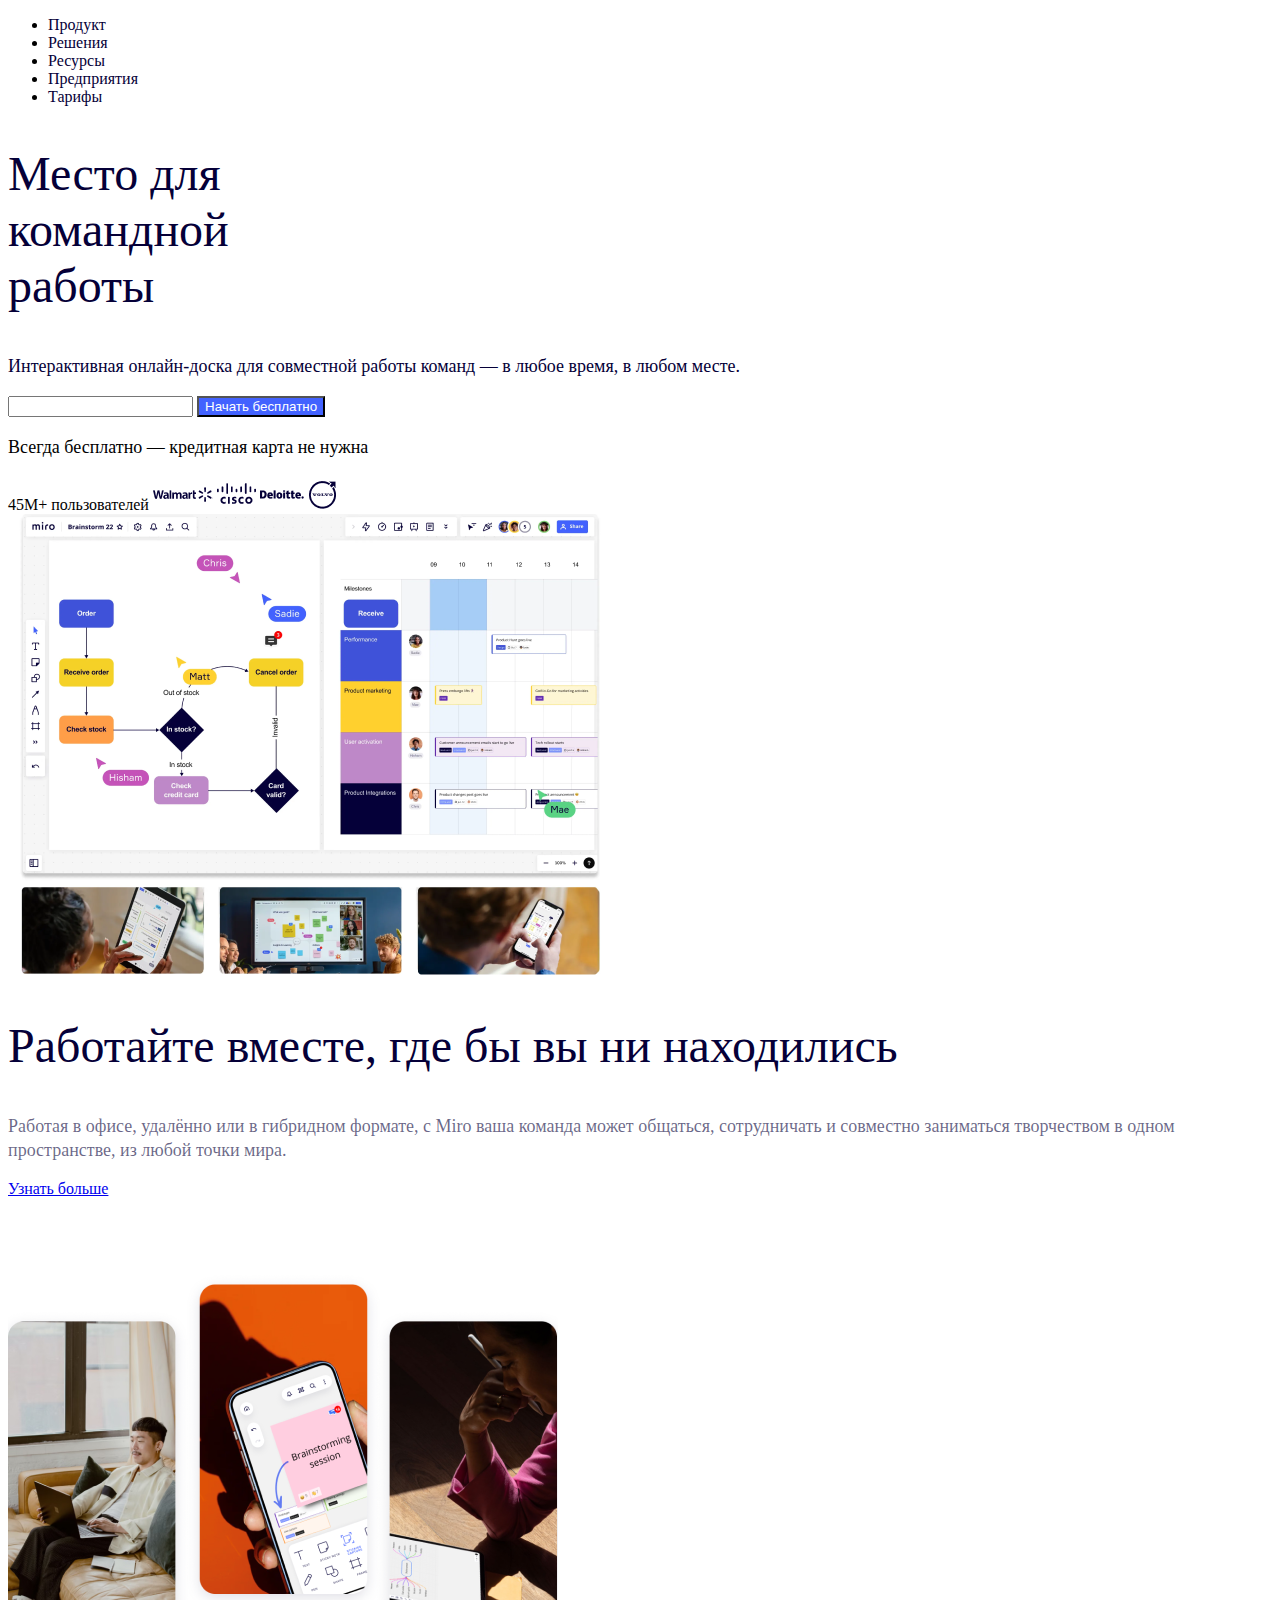
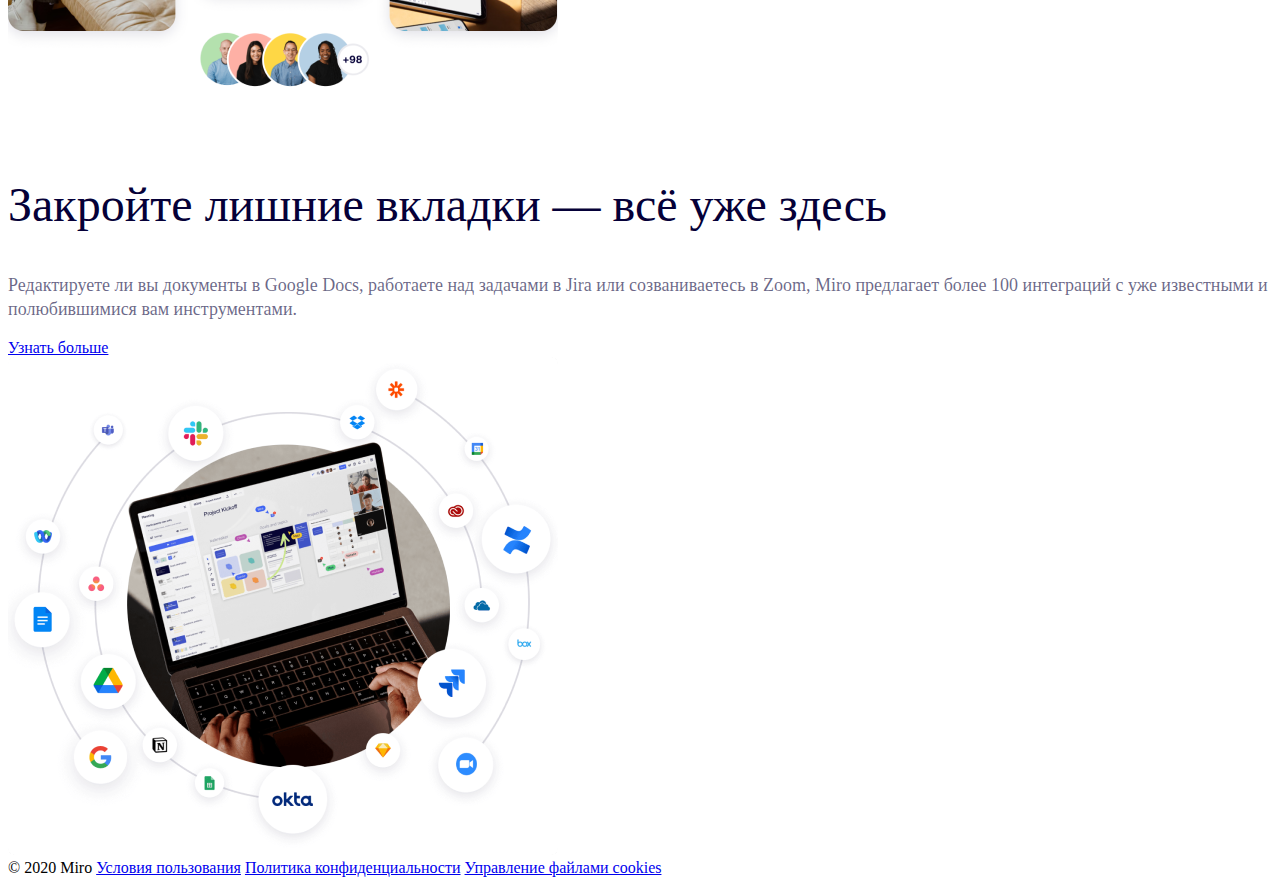
<file: 1 - Miro/index.html>
<!DOCTYPE html>
<html lang="en">

<head>
    <meta charset="UTF-8">
    <meta name="viewport" content="width=device-width, initial-scale=1.0">
    <title>Miro</title>
    <link rel="stylesheet" href="styles/style.css">
</head>

<body>
    <header>
        <nav>
            <ul>
                <li><a href="#">Продукт</a></li>
                <li><a href="#">Решения</a></li>
                <li><a href="#">Ресурсы</a></li>
                <li><a href="#">Предприятия</a></li>
                <li><a href="#">Тарифы</a></li>
            </ul>
        </nav>
    </header>
    <main>
        <section class="section">
            <div>
                <h2>Место для <br>командной <br>работы</h2>
                <p class="heroText">Интерактивная онлайн-доска для совместной работы команд — в любое время, в любом
                    месте.
                </p>
                <form action="/register" class="heroForm">
                    <input type="text">
                    <input type="submit" value="Начать бесплатно" class="heroButton">
                </form>
                <p>Всегда бесплатно — кредитная карта не нужна</p>
                <div class="heroIcons">
                    45M+ пользователей
                    <img src="images/walmart.png" alt="walmart">
                    <img src="images/cisco.png" alt="cisco">
                    <img src="images/deloitte.png" alt="deloitte">
                    <img src="images/volvo.png" alt="volvo">
                </div>
            </div>
            <div>
                <img src="images/hero.png" alt="Изображение экрана Miro">
            </div>
        </section>
        <section class="section">
            <div>
                <h2>Работайте вместе, где бы вы ни находились</h2>
                <p class="sectionText">Работая в офисе, удалённо или в гибридном формате, с Miro ваша команда может
                    общаться, сотрудничать и
                    совместно заниматься творчеством в одном пространстве, из любой точки мира.</p>
                <a href="#">Узнать больше</a>
            </div>
            <div>
                <img src="images/1.png" alt="Изображение Miro с мобильного устройства">
            </div>
        </section>
        <section class="section reverse">
            <div>
                <h2>Закройте лишние вкладки — всё уже здесь</h2>
                <p class="sectionText">Редактируете ли вы документы в Google Docs, работаете над задачами в Jira или
                    созваниваетесь в Zoom, Miro
                    предлагает
                    более 100 интеграций с уже известными и полюбившимися вам инструментами.</p>
                <a href="#">Узнать больше</a>
            </div>
            <div>
                <img src="images/2.png" alt="Сервисы вокруг Miro">
            </div>
        </section>
    </main>
    <footer>
        <div class="footerElements">
            &#169; 2020 Miro
            <a href="#">Условия пользования</a>
            <a href="#">Политика конфиденциальности</a>
            <a href="#">Управление файлами cookies</a>
        </div>
    </footer>
</body>

</html>
</file>
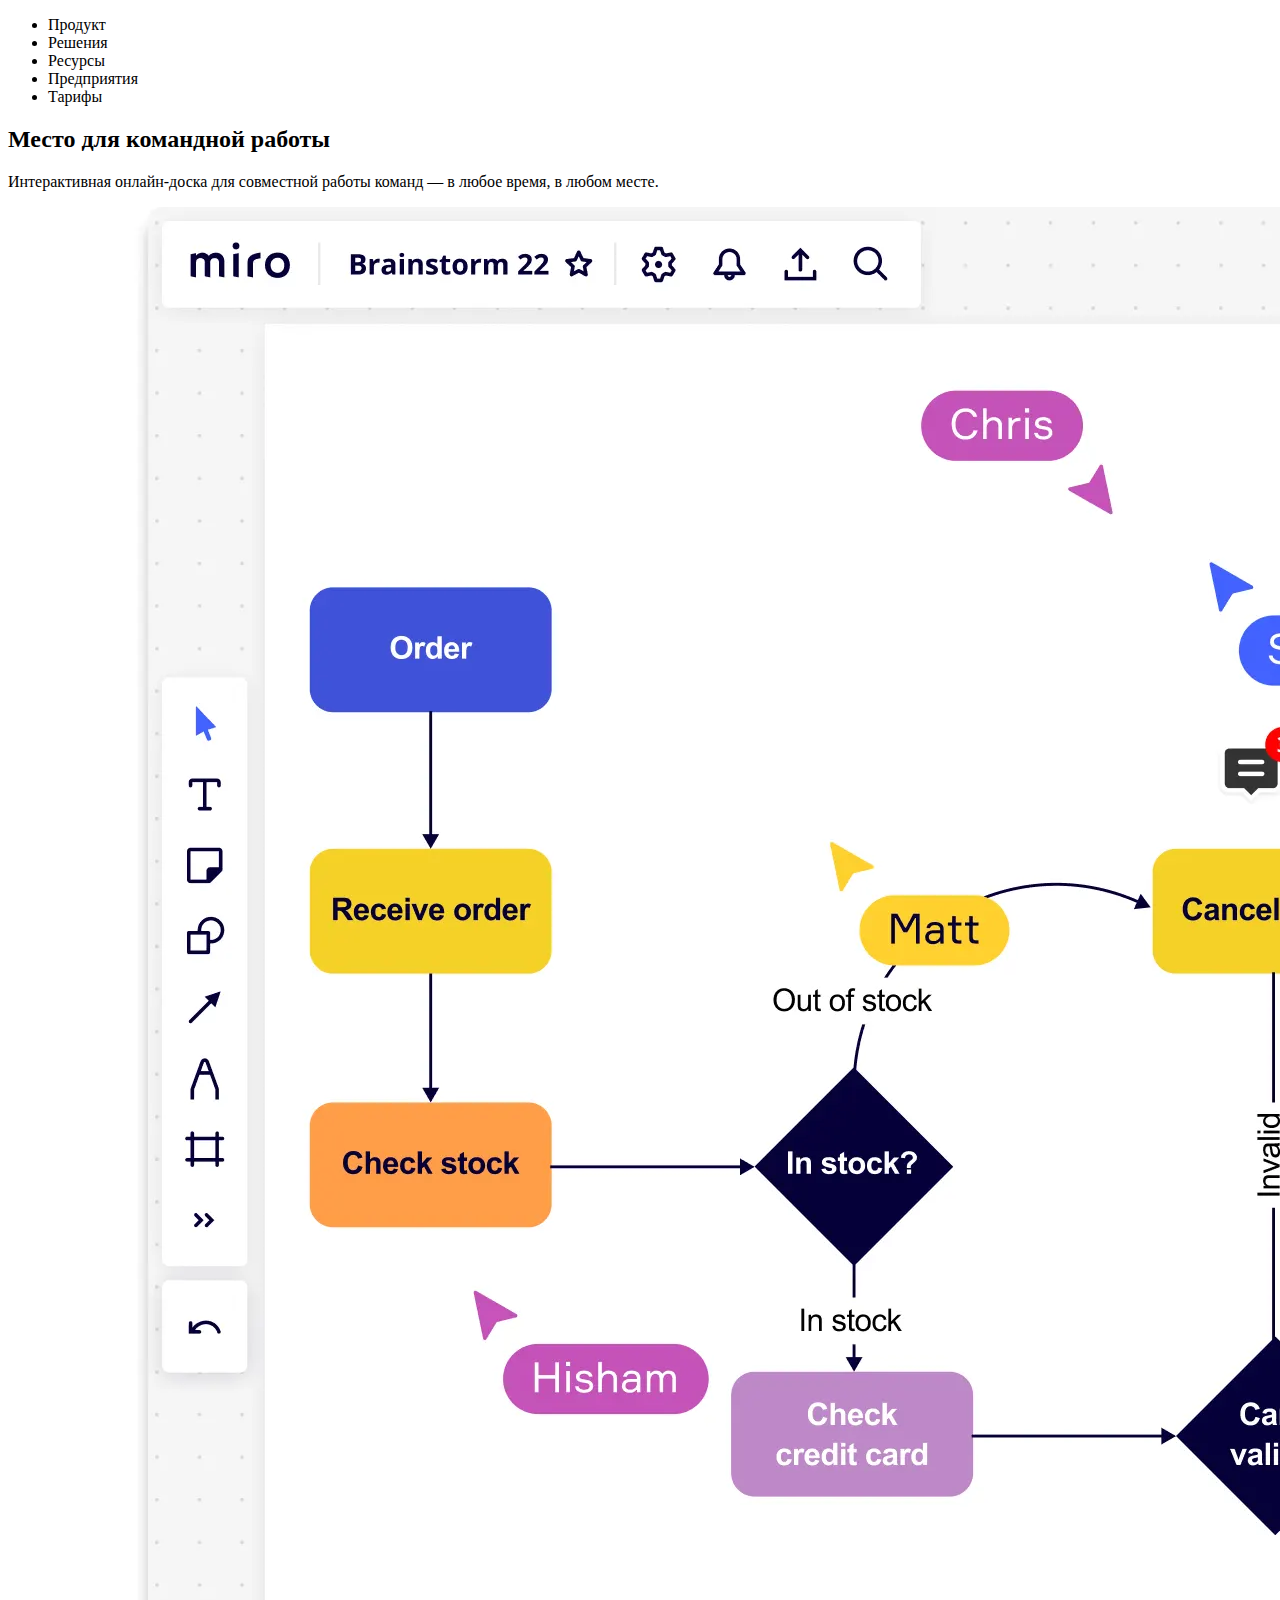
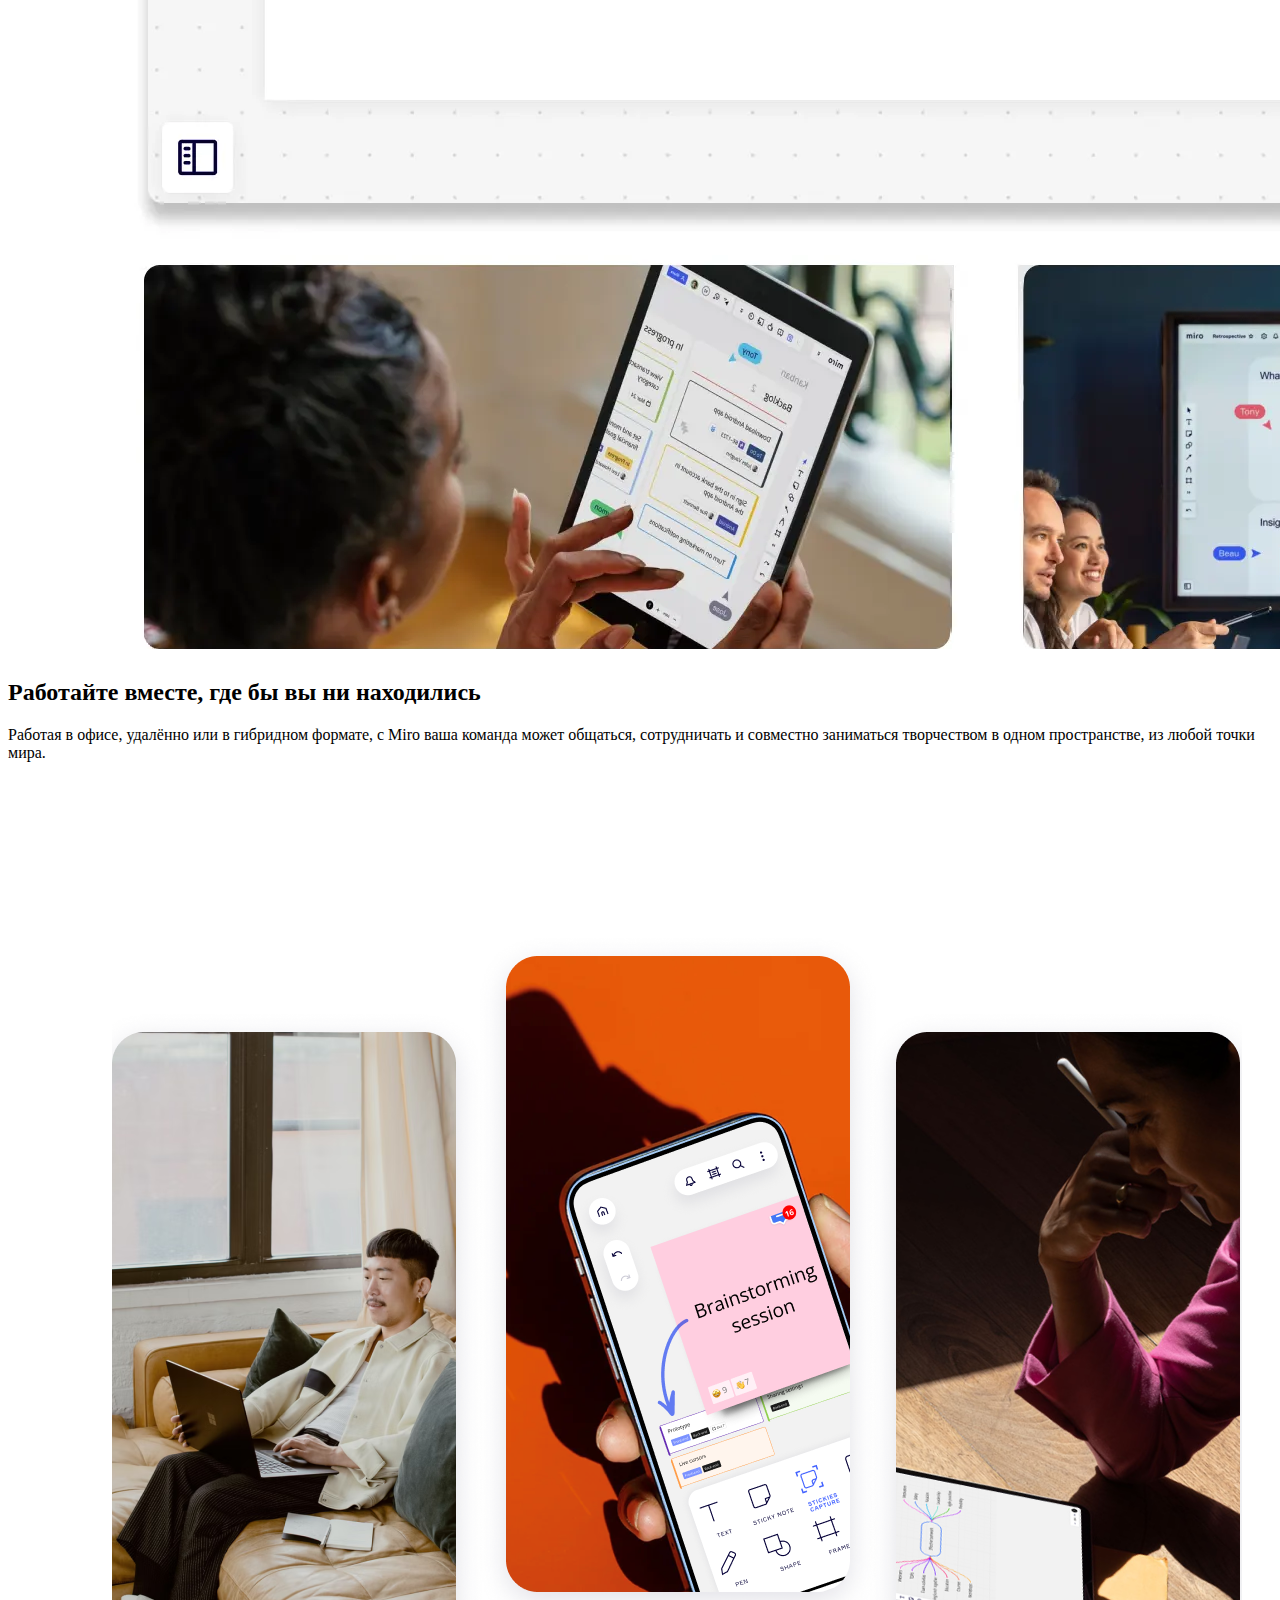
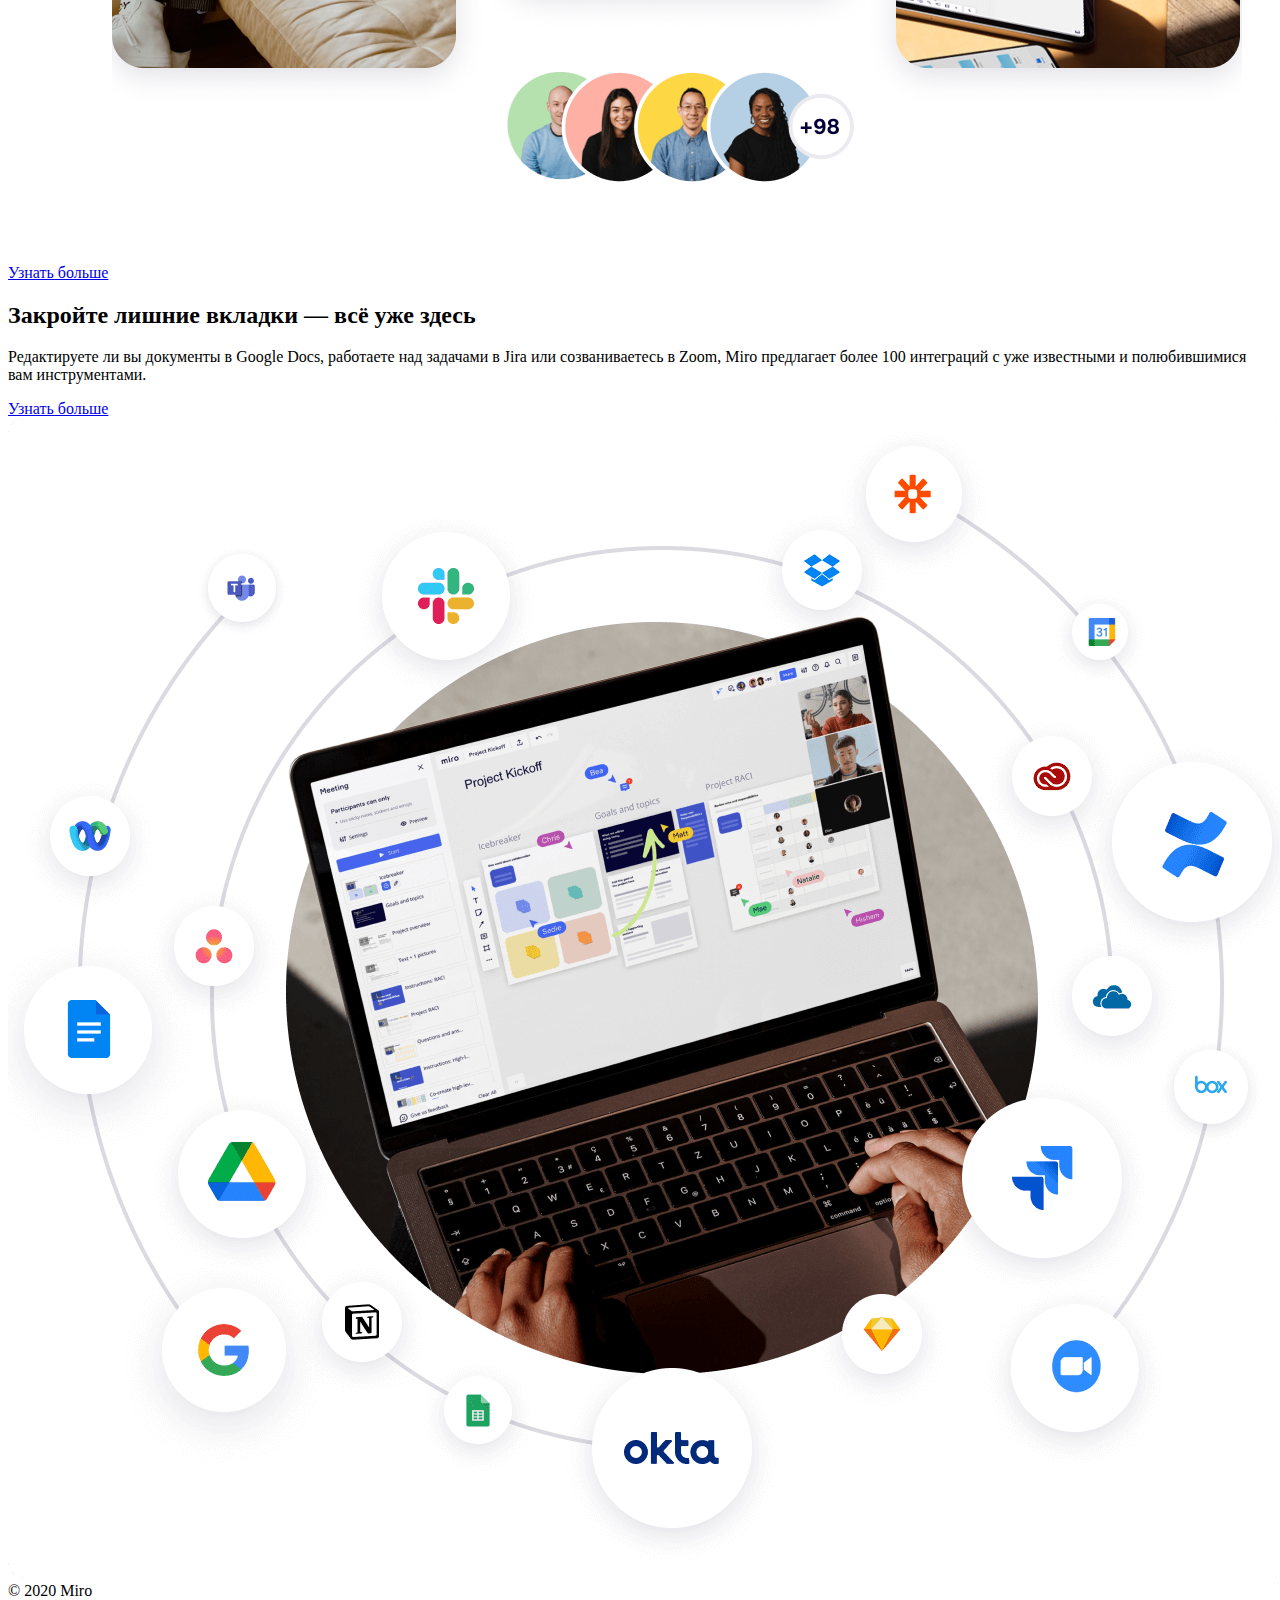
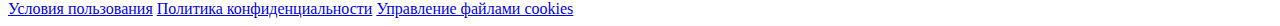
<file: 1-Miro/index.html>
<!DOCTYPE html>
<html lang="en">

<head>
    <meta charset="UTF-8">
    <meta name="viewport" content="width=device-width, initial-scale=1.0">
    <title>Miro</title>
</head>

<body>
    <header>
        <nav>
            <ul>
                <li>Продукт</li>
                <li>Решения</li>
                <li>Ресурсы</li>
                <li>Предприятия</li>
                <li>Тарифы</li>
            </ul>
        </nav>
    </header>
    <main>
        <section>
            <h2>Место для командной работы</h2>
            <p>Интерактивная онлайн-доска для совместной работы команд — в любое время, в любом месте.</p>
            <img src="images/hero.png" alt="Изображение экрана Miro">
        </section>
        <section>
            <h2>Работайте вместе, где бы вы ни находились</h2>
            <p>Работая в офисе, удалённо или в гибридном формате, с Miro ваша команда может общаться, сотрудничать и
                совместно заниматься творчеством в одном пространстве, из любой точки мира.</p>
            <a href="#">Узнать больше</a>
            <img src="images/1.png" alt="Изображение Miro с мобильного устройства">
        </section>
        <section>
            <h2>Закройте лишние вкладки — всё уже здесь</h2>
            <p>Редактируете ли вы документы в Google Docs, работаете над задачами в Jira или созваниваетесь в Zoom, Miro
                предлагает
                более 100 интеграций с уже известными и полюбившимися вам инструментами.</p>
            <a href="#">Узнать больше</a>
            <img src="images/3.png" alt="Сервисы вокруг Miro">
        </section>
    </main>
    <footer>
        <div>&#169; 2020 Miro</div>
        <div>
            <a href="#">Условия пользования</a>
            <a href="#">Политика конфиденциальности</a>
            <a href="#">Управление файлами cookies</a>
        </div>
    </footer>
</body>

</html>
</file>
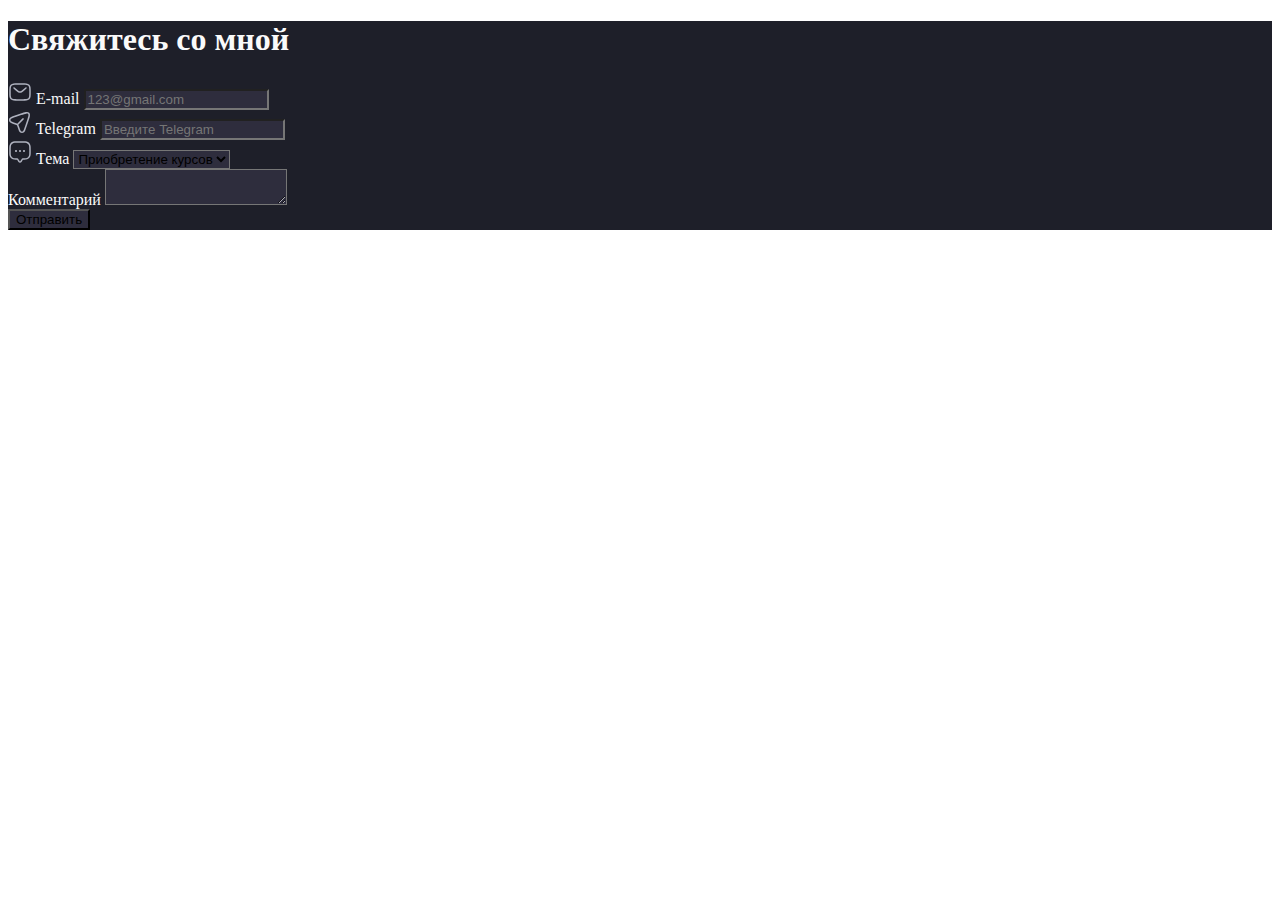
<file: 2 - Contact/index.html>
<!DOCTYPE html>
<html lang="en">

<head>
    <meta charset="UTF-8">
    <meta name="viewport" content="width=device-width, initial-scale=1.0">
    <title>Контакт</title>
    <link rel="stylesheet" href="styles/style.css">
</head>

<body>
    <main>
        <h1>Свяжитесь со мной</h1>
        <form action="/#">
            <div class="field">
                <img src="images/message.svg" alt="message">
                <label for="email">E-mail</label>
                <input type="email" placeholder="123@gmail.com" id="email" name="email" required>
            </div>
            <div class="field">
                <img src="images/telegram.svg" alt="telegram">
                <label for="telegram">Telegram</label>
                <input type="text" id="telegram" name="telegram" placeholder="Введите Telegram">
            </div>
            <div class="field">
                <img src="images/topic.svg" alt="topic">
                <label for="topic">Тема</label>
                <select id="topic" name="topic" required>
                    <option value="courses">Приобретение курсов</option>
                    <option value="feedback">Обратная связь</option>
                </select>
            </div>
            <div class="field">
                <label for="comment">Комментарий</label>
                <textarea name="comment" id="comment"></textarea>
            </div>
            <div class="field">
                <input type="submit" value="Отправить"></input>
            </div>
        </form>
    </main>
</body>

</html>
</file>
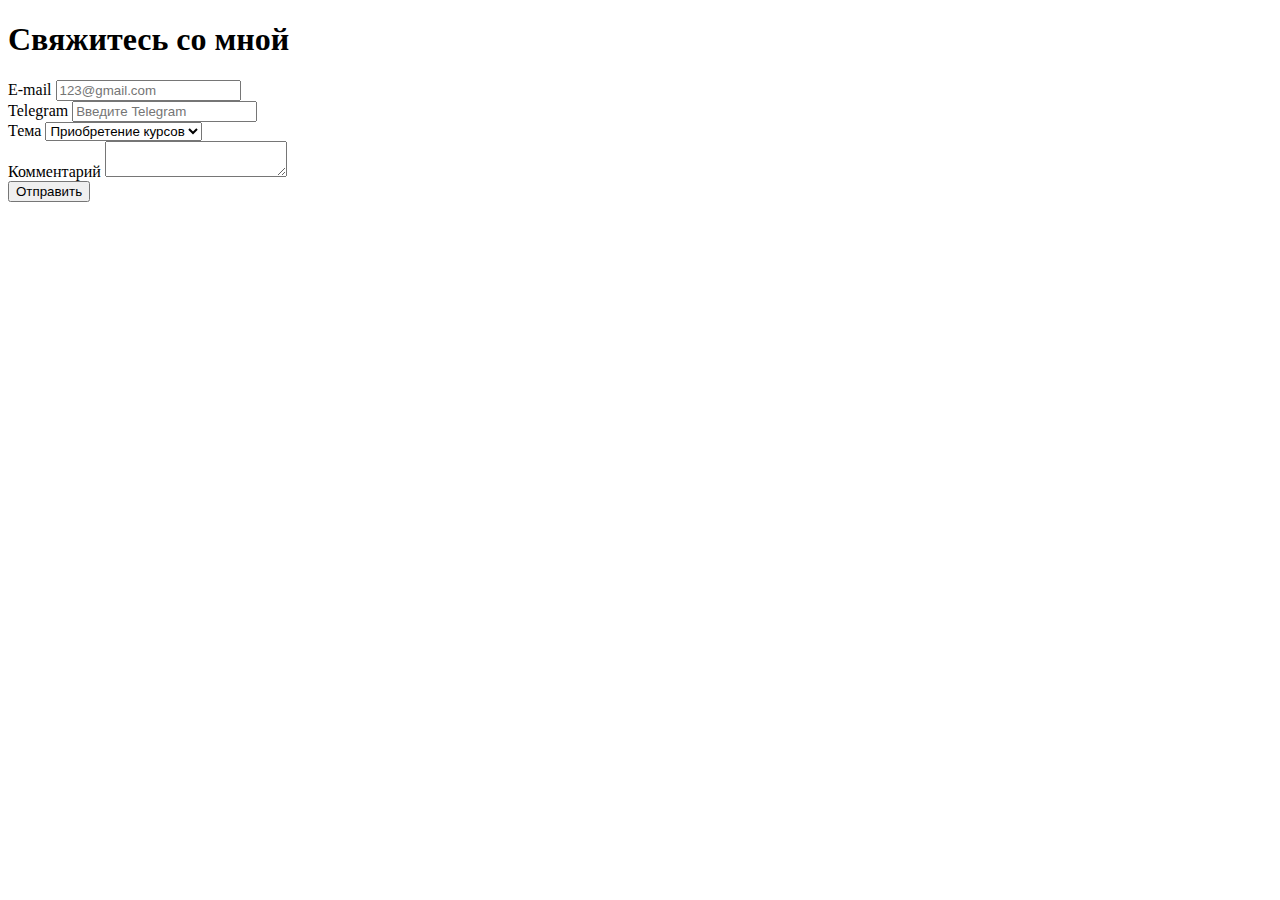
<file: 2-Contact/index.html>
<!DOCTYPE html>
<html lang="en">

<head>
    <meta charset="UTF-8">
    <meta name="viewport" content="width=device-width, initial-scale=1.0">
    <title>Контакт</title>
</head>

<body>
    <main>
        <h1>Свяжитесь со мной</h1>
        <form action="/#">
            <div>
                <label for="email">E-mail</label>
                <input type="email" placeholder="123@gmail.com" id="email" name="email" required>
            </div>
            <div>
                <label for="telegram">Telegram</label>
                <input type="text" id="telegram" name="telegram" placeholder="Введите Telegram">
            </div>
            <div>
                <label for="topic">Тема</label>
                <select id="topic" name="topic" required>
                    <option value="courses">Приобретение курсов</option>
                    <option value="feedback">Обратная связь</option>
                </select>
            </div>
            <div>
                <label for="comment">Комментарий</label>
                <textarea name="comment" id="comment"></textarea>
            </div>
            <input type="submit" value="Отправить">
        </form>
    </main>
</body>

</html>
</file>
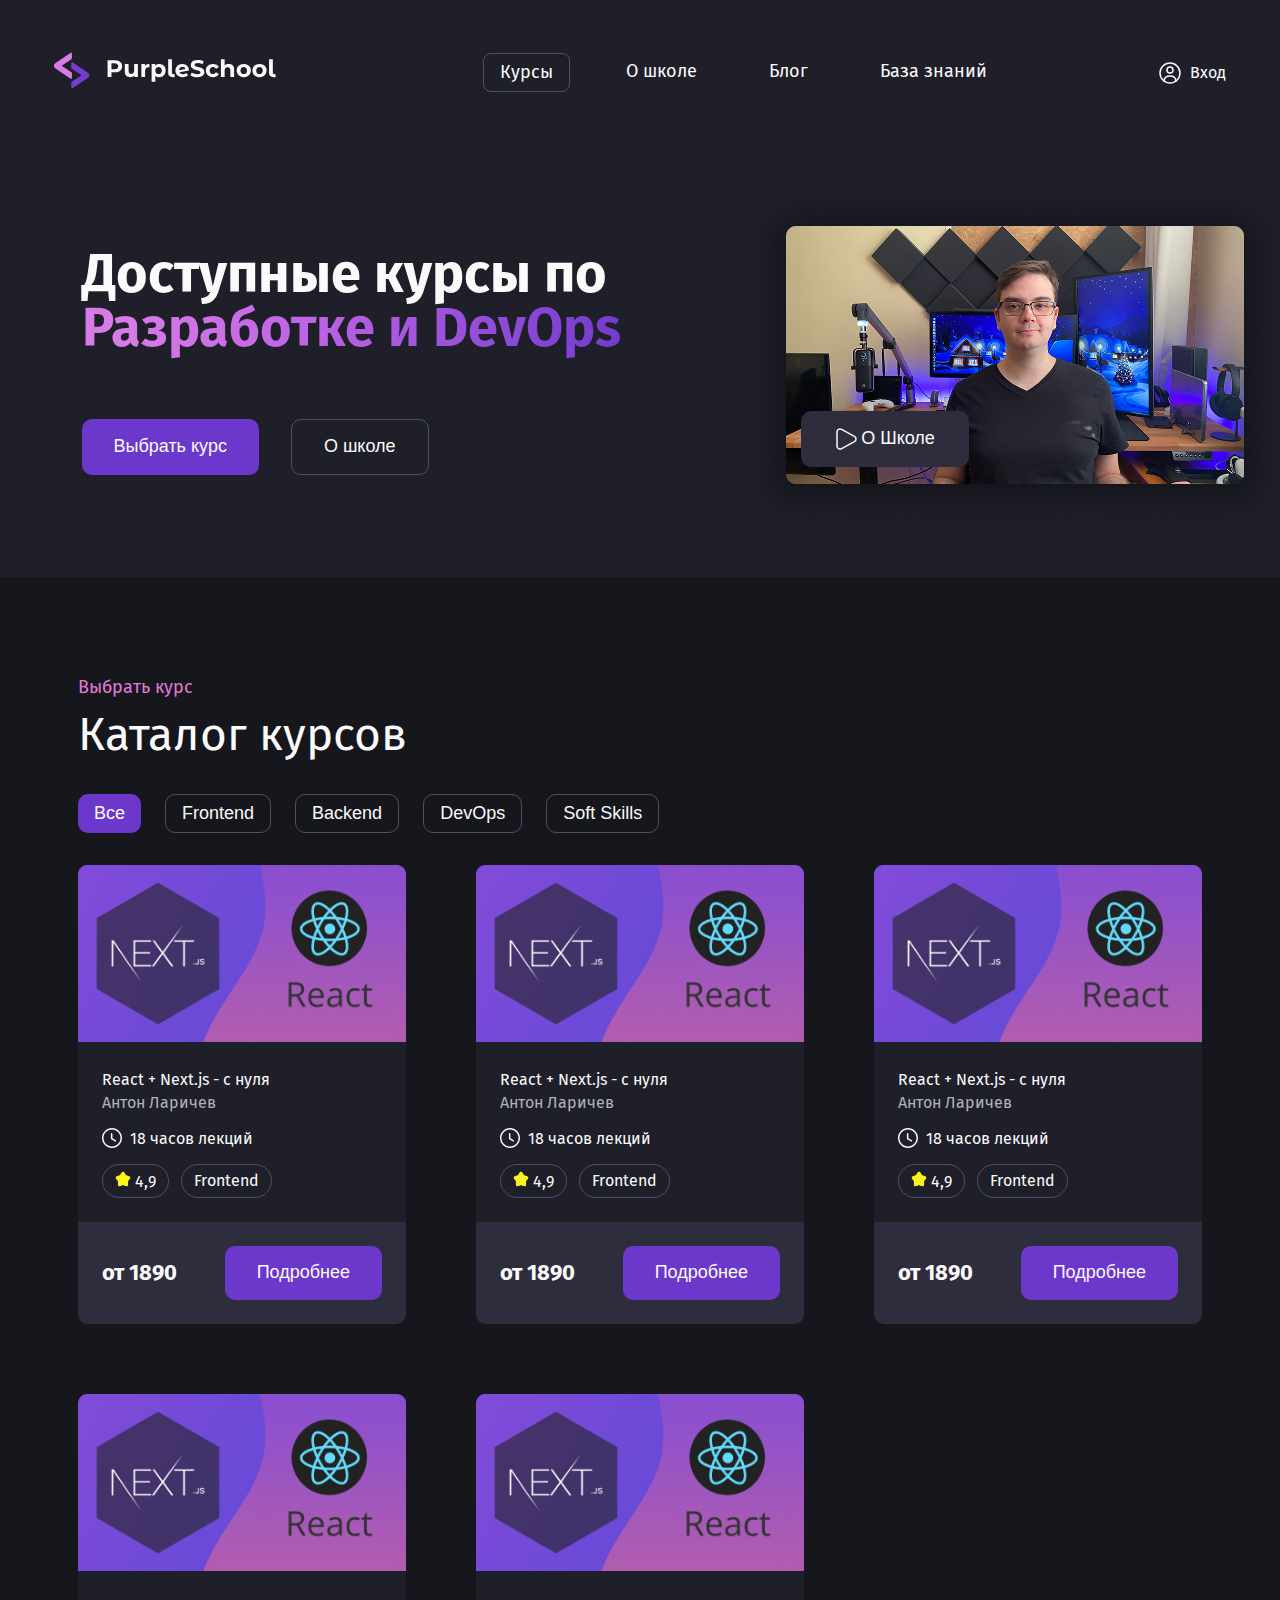
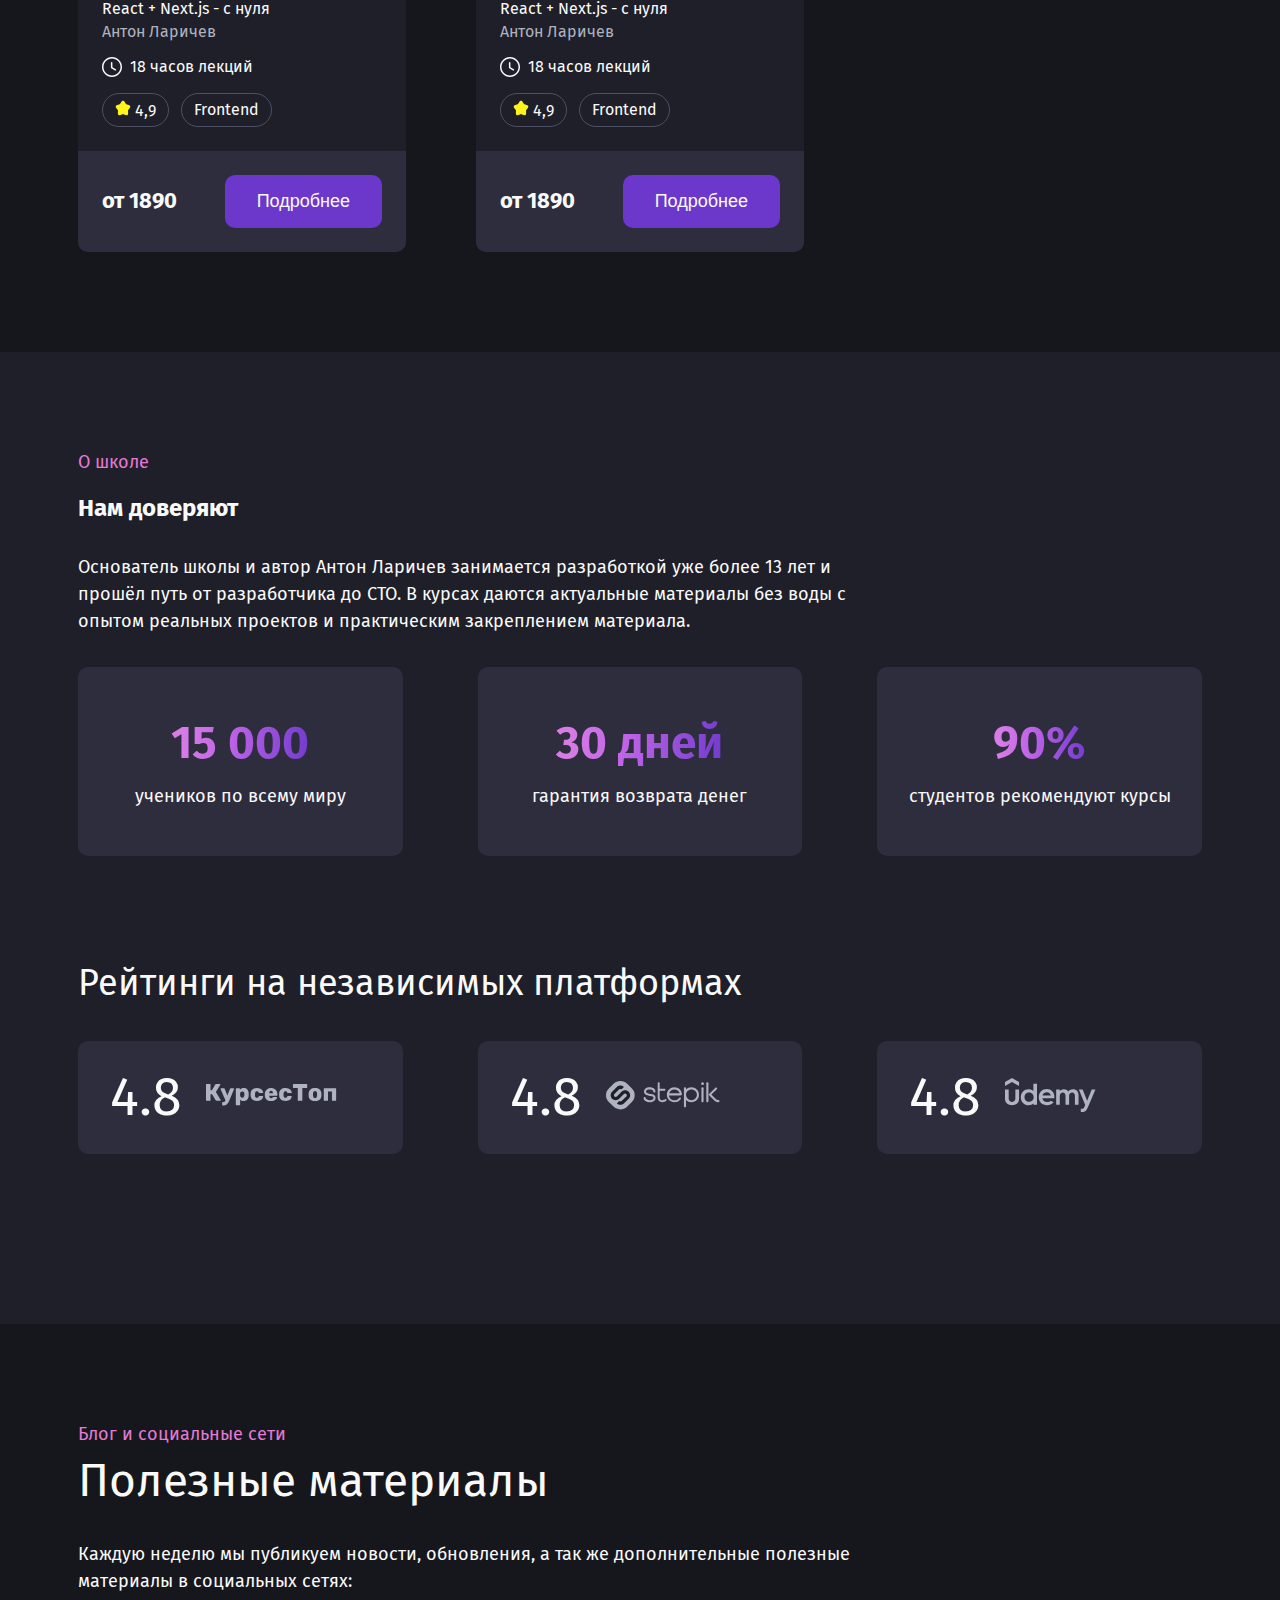
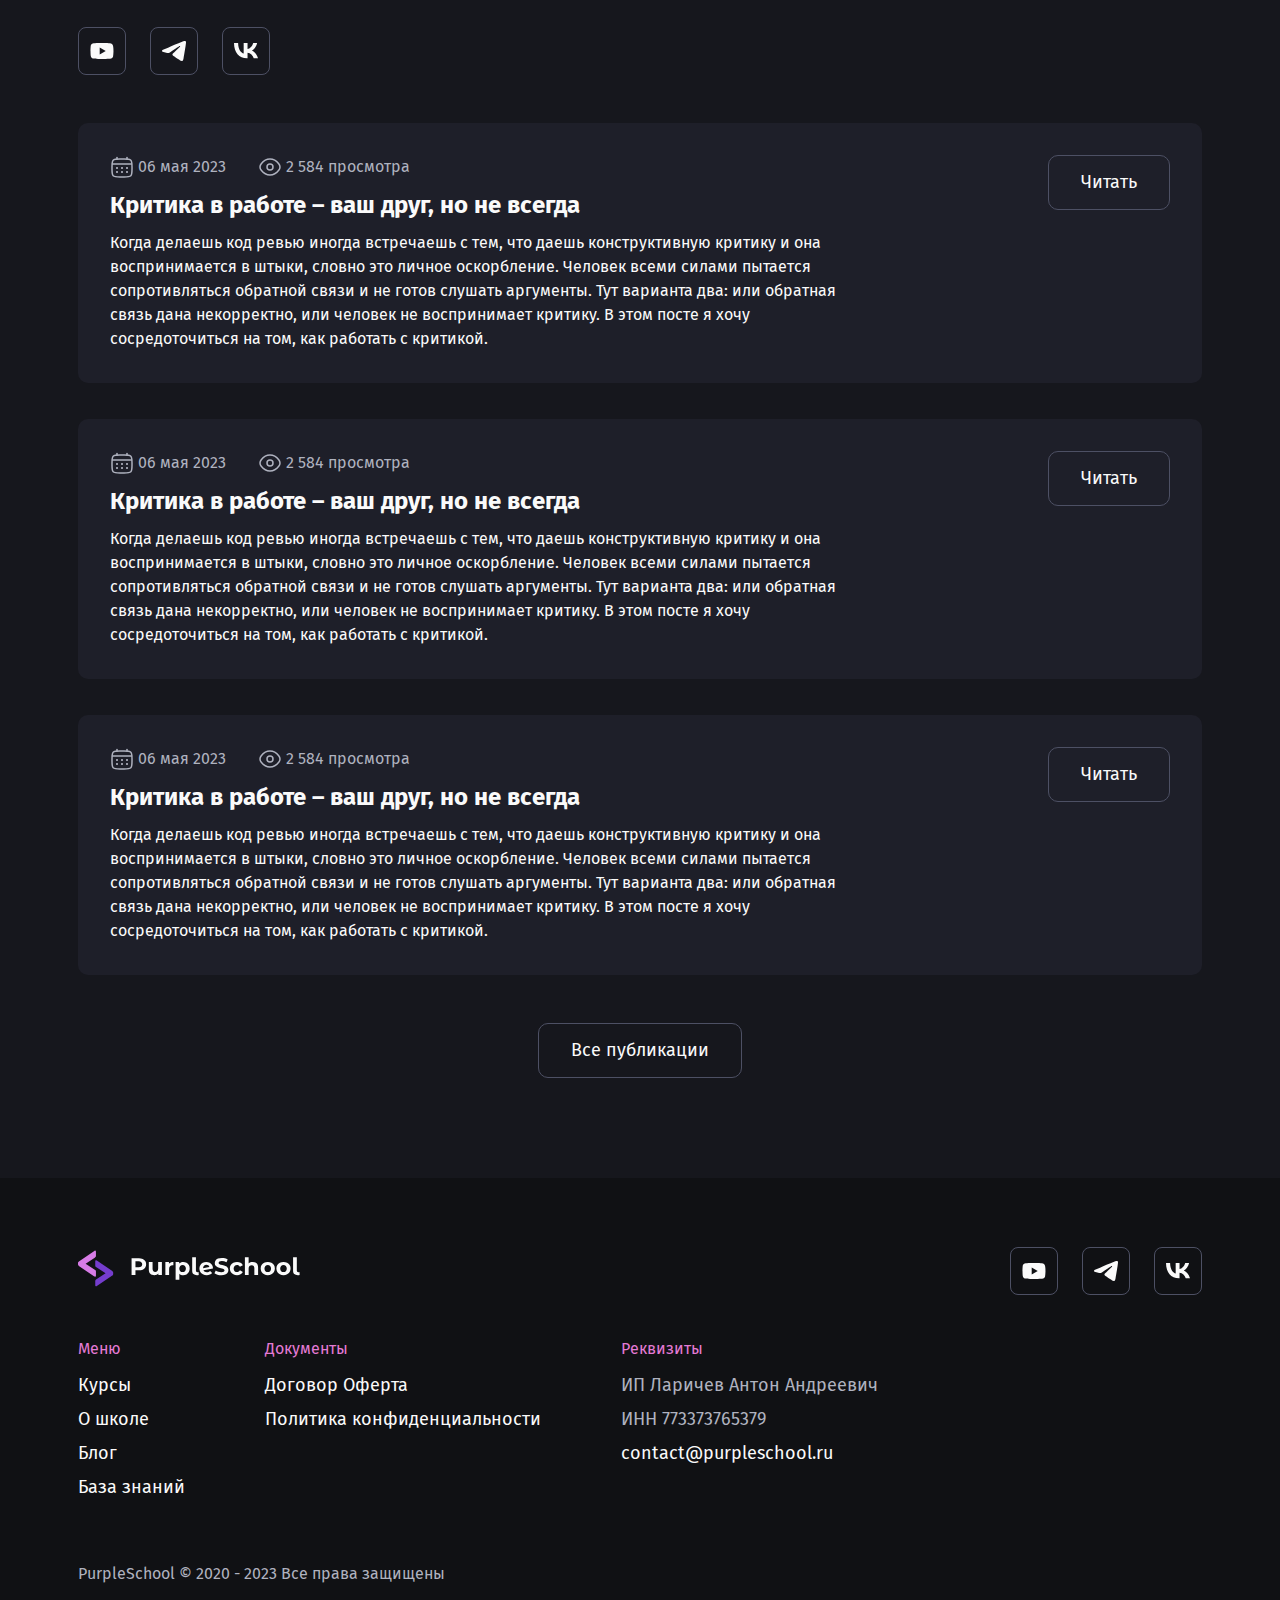
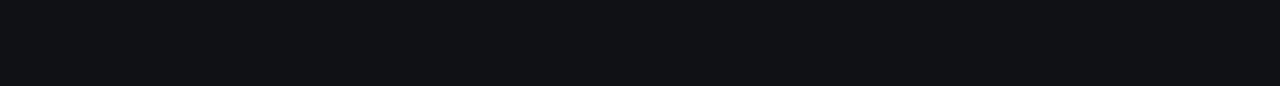
<file: 3 - PurpleSchool/index.html>
<!DOCTYPE html>
<html>

<head>
    <meta charset='utf-8'>
    <meta http-equiv='X-UA-Compatible' content='IE=edge'>
    <title>Школа разработки PurpleSchool</title>
    <meta name='viewport' content='width=device-width, initial-scale=1'>
    <link rel='stylesheet' href='styles/global.css'>
    <link rel="stylesheet" href="styles/footer.css">
    <link rel="stylesheet" href="styles/header.css">
    <link rel="stylesheet" href="styles/page.css">
    <link rel="stylesheet" href="styles/components.css">
    <link rel="preconnect" href="https://fonts.googleapis.com">
    <link rel="preconnect" href="https://fonts.gstatic.com" crossorigin>
    <link href="https://fonts.googleapis.com/css2?family=Fira+Sans:wght@400;700&display=swap" rel="stylesheet">
</head>

<body>
    <header class="header">
        <div class="header__wrapper">
            <a href="#"><img class="header__main_logo" src="images/Main_logo.svg" alt="Логотип школы"></a>
            <nav>
                <ul class="menu">
                    <li class="menu__item menu__item_active"><a href="#">Курсы</a></li>
                    <li class="menu__item"><a href="#">О школе</a></li>
                    <li class="menu__item"><a href="#">Блог</a></li>
                    <li class="menu__item"><a href="#">База знаний</a></li>
                </ul>
            </nav>
            <a class="header__user" href="#">
                <img src="images/user.svg" alt="Логотип пользователя">
                <div>Вход</div>
            </a>
            <button class="header__mobile-menu-button">
                <img src="images/menu_burger.svg" alt="Мобильное меню">
            </button>
        </div>
    </header>
    <main>
        <section class="section section_light">
            <div class="hero">
                <div class="hero__left">
                    <h1 class="hero__h1">Доступные курсы по <br><span class="hero__h1_gradient">Разработке и
                            DevOps</span>
                    </h1>
                    <div class="hero__cta">
                        <button class="button button_primary">Выбрать курс</button>
                        <button class="button button_ghost">О школе</button>
                    </div>
                </div>
                <div class="hero__video">
                    <div class="video_wrapper">
                        <img src="images/video.png" alt="Видео с автором">
                        <button class="button button_play"><img src="images/Play.svg" alt="">О Школе</button>
                    </div>
                </div>
            </div>
        </section>
        <section class="section">
            <div class="section__wrapper">
                <div class="headling">
                    <div class="headling__top">Выбрать курс</div>
                    <h2 class="headling__bottom">Каталог курсов</h2>
                </div>
                <div class="chip_wrapper">
                    <button class="chip chip_active">Все</button>
                    <button class="chip">Frontend</button>
                    <button class="chip">Backend</button>
                    <button class="chip">DevOps</button>
                    <button class="chip">Soft Skills</button>
                </div>
                <div class="courses_wrapper">
                    <div class="course_card">
                        <div class="course_card__cover">
                            <img src="images/cover_react.png" alt="Обложка React">
                        </div>
                        <div class="course_card__body">
                            <div class="course_card__title">React + Next.js - с нуля</div>
                            <div class="course_card__author">Антон Ларичев</div>
                            <div class="course_card__hours">
                                <img src="images/time_circle.svg" alt="Часы">
                                <div>18 часов лекций</div>
                            </div>
                            <div class="course_card__tags">
                                <div class="tag">
                                    <img src="images/star.svg" alt="Иконка рейтинга (Звезда)">
                                    4,9
                                </div>
                                <div class="tag">Frontend</div>
                            </div>
                        </div>
                        <div class="course_card__footer">
                            <div class="course_card__price">от 1890</div>
                            <button class="button button_primary">Подробнее</button>
                        </div>
                    </div>
                    <div class="course_card">
                        <div class="course_card__cover">
                            <img src="images/cover_react.png" alt="Обложка React">
                        </div>
                        <div class="course_card__body">
                            <div class="course_card__title">React + Next.js - с нуля</div>
                            <div class="course_card__author">Антон Ларичев</div>
                            <div class="course_card__hours">
                                <img src="images/time_circle.svg" alt="Часы">
                                <div>18 часов лекций</div>
                            </div>
                            <div class="course_card__tags">
                                <div class="tag">
                                    <img src="images/star.svg" alt="Иконка рейтинга (Звезда)">
                                    4,9
                                </div>
                                <div class="tag">Frontend</div>
                            </div>
                        </div>
                        <div class="course_card__footer">
                            <div class="course_card__price">от 1890</div>
                            <button class="button button_primary">Подробнее</button>
                        </div>
                    </div>
                    <div class="course_card">
                        <div class="course_card__cover">
                            <img src="images/cover_react.png" alt="Обложка React">
                        </div>
                        <div class="course_card__body">
                            <div class="course_card__title">React + Next.js - с нуля</div>
                            <div class="course_card__author">Антон Ларичев</div>
                            <div class="course_card__hours">
                                <img src="images/time_circle.svg" alt="Часы">
                                <div>18 часов лекций</div>
                            </div>
                            <div class="course_card__tags">
                                <div class="tag">
                                    <img src="images/star.svg" alt="Иконка рейтинга (Звезда)">
                                    4,9
                                </div>
                                <div class="tag">Frontend</div>
                            </div>
                        </div>
                        <div class="course_card__footer">
                            <div class="course_card__price">от 1890</div>
                            <button class="button button_primary">Подробнее</button>
                        </div>
                    </div>
                    <div class="course_card">
                        <div class="course_card__cover">
                            <img src="images/cover_react.png" alt="Обложка React">
                        </div>
                        <div class="course_card__body">
                            <div class="course_card__title">React + Next.js - с нуля</div>
                            <div class="course_card__author">Антон Ларичев</div>
                            <div class="course_card__hours">
                                <img src="images/time_circle.svg" alt="Часы">
                                <div>18 часов лекций</div>
                            </div>
                            <div class="course_card__tags">
                                <div class="tag">
                                    <img src="images/star.svg" alt="Иконка рейтинга (Звезда)">
                                    4,9
                                </div>
                                <div class="tag">Frontend</div>
                            </div>
                        </div>
                        <div class="course_card__footer">
                            <div class="course_card__price">от 1890</div>
                            <button class="button button_primary">Подробнее</button>
                        </div>
                    </div>
                    <div class="course_card">
                        <div class="course_card__cover">
                            <img src="images/cover_react.png" alt="Обложка React">
                        </div>
                        <div class="course_card__body">
                            <div class="course_card__title">React + Next.js - с нуля</div>
                            <div class="course_card__author">Антон Ларичев</div>
                            <div class="course_card__hours">
                                <img src="images/time_circle.svg" alt="Часы">
                                <div>18 часов лекций</div>
                            </div>
                            <div class="course_card__tags">
                                <div class="tag">
                                    <img src="images/star.svg" alt="Иконка рейтинга (Звезда)">
                                    4,9
                                </div>
                                <div class="tag">Frontend</div>
                            </div>
                        </div>
                        <div class="course_card__footer">
                            <div class="course_card__price">от 1890</div>
                            <button class="button button_primary">Подробнее</button>
                        </div>
                    </div>
                </div>
            </div>
        </section>
        <section class="section section_light">
            <div class="section__wrapper trust-wrapper">
                <div class="trust-wrapper__top">
                    <div class="headling">
                        <div class="headling__top">О школе</div>
                        <h2 class="headling__buttom">Нам доверяют</h2>
                    </div>
                    <p class="paragraph paragraph_32">
                        Основатель школы и автор Антон Ларичев занимается разработкой уже более 13 лет и прошёл путь от
                        разработчика до CTO. В курсах даются актуальные материалы без воды с опытом реальных проектов и
                        практическим закреплением материала.
                    </p>
                </div>
                <div class="card card_light card_48x24 trust-wrapper__stat">
                    <div class="trust-wrapper__num">15 000</div>
                    <div class="trust-wrapper__desc">учеников по всему миру</div>
                </div>
                <div class="card card_light card_48x24 trust-wrapper__stat">
                    <div class="trust-wrapper__num">30 дней</div>
                    <div class="trust-wrapper__desc">гарантия возврата денег</div>
                </div>
                <div class="card card_light card_48x24 trust-wrapper__stat">
                    <div class="trust-wrapper__num">90%</div>
                    <div class="trust-wrapper__desc">студентов рекомендуют курсы</div>
                </div>
                <h3 class="trust-wrapper__h3">
                    Рейтинги на независимых платформах
                </h3>
                <div class="card card_light card_24x32 trust-wrapper__rating">
                    <div class="trust-wrapper__rate">4.8</div>
                    <div><img src="./images/courses_top.svg" alt="Логотип КурсесТоп"></div>
                </div>
                <div class="card card_light card_24x32 trust-wrapper__rating">
                    <div class="trust-wrapper__rate">4.8</div>
                    <div><img src="./images/stepik.svg" alt="Логотип КурсесТоп"></div>
                </div>
                <div class="card card_light card_24x32 trust-wrapper__rating">
                    <div class="trust-wrapper__rate">4.8</div>
                    <div><img src="./images/udemy.svg" alt="Логотип КурсесТоп"></div>
                </div>
            </div>
        </section>
        <section class="section">
            <div class="section__wrapper">
                <div class="headling">
                    <div class="headling__top">
                        Блог и социальные сети
                    </div>
                    <h2 class="headling__bottom">Полезные материалы</h2>
                    <p class="paragraph paragraph_32">Каждую неделю мы публикуем новости, обновления, а так же
                        дополнительные
                        полезные материалы в
                        социальных
                        сетях:</p>
                </div>
                <div class="social-icons">
                    <a href="#" class="social-icons__icon">
                        <img src="images/youtube.svg" alt="Иконка youtube">
                    </a>
                    <a href="#" class="social-icons__icon">
                        <img src="images/telegram.svg" alt="Иконка telegram">
                    </a>
                    <a href="#" class="social-icons__icon">
                        <img src="images/vk.svg" alt="Иконка vk">
                    </a>
                </div>
                <div class="post__wrapper">
                    <div class="post card card__32">
                        <div class="post__content">
                            <div class="post__stats">
                                <div class="post__stat">
                                    <img src="images/calenar.svg" alt="Иконка календаря">
                                    06 мая 2023
                                </div>
                                <div class="post__stat">
                                    <img src="images/eye.svg" alt="Иконка глаза">
                                    2 584 просмотра
                                </div>
                            </div>
                            <h3 class="post__header">
                                Критика в работе – ваш друг, но не всегда
                            </h3>
                            <div class="post__description">
                                Когда делаешь код ревью иногда встречаешь с тем, что даешь конструктивную критику
                                и она воспринимается в штыки, словно
                                это личное оскорбление. Человек всеми силами пытается сопротивляться обратной
                                связи и не готов слушать аргументы. Тут
                                варианта два: или обратная связь дана некорректно, или человек не воспринимает
                                критику. В этом посте я хочу
                                сосредоточиться на том, как работать с критикой.
                            </div>
                        </div>
                        <div class="post__button">
                            <a href="#" class="button button_ghost">Читать</a>
                        </div>
                    </div>
                    <div class="post card card__32">
                        <div class="post__content">
                            <div class="post__stats">
                                <div class="post__stat">
                                    <img src="images/calenar.svg" alt="Иконка календаря">
                                    06 мая 2023
                                </div>
                                <div class="post__stat">
                                    <img src="images/eye.svg" alt="Иконка глаза">
                                    2 584 просмотра
                                </div>
                            </div>
                            <h3 class="post__header">
                                Критика в работе – ваш друг, но не всегда
                            </h3>
                            <div class="post__description">
                                Когда делаешь код ревью иногда встречаешь с тем, что даешь конструктивную критику
                                и она воспринимается в штыки, словно
                                это личное оскорбление. Человек всеми силами пытается сопротивляться обратной
                                связи и не готов слушать аргументы. Тут
                                варианта два: или обратная связь дана некорректно, или человек не воспринимает
                                критику. В этом посте я хочу
                                сосредоточиться на том, как работать с критикой.
                            </div>
                        </div>
                        <div class="post__button">
                            <a href="#" class="button button_ghost">Читать</a>
                        </div>
                    </div>
                    <div class="post card card__32">
                        <div class="post__content">
                            <div class="post__stats">
                                <div class="post__stat">
                                    <img src="images/calenar.svg" alt="Иконка календаря">
                                    06 мая 2023
                                </div>
                                <div class="post__stat">
                                    <img src="images/eye.svg" alt="Иконка глаза">
                                    2 584 просмотра
                                </div>
                            </div>
                            <h3 class="post__header">
                                Критика в работе – ваш друг, но не всегда
                            </h3>
                            <div class="post__description">
                                Когда делаешь код ревью иногда встречаешь с тем, что даешь конструктивную критику
                                и она воспринимается в штыки, словно
                                это личное оскорбление. Человек всеми силами пытается сопротивляться обратной
                                связи и не готов слушать аргументы. Тут
                                варианта два: или обратная связь дана некорректно, или человек не воспринимает
                                критику. В этом посте я хочу
                                сосредоточиться на том, как работать с критикой.
                            </div>
                        </div>
                        <div class="post__button">
                            <a href="#" class="button button_ghost">Читать</a>
                        </div>
                    </div>
                </div>
                <div class="button_more">
                    <a href="#" class="button button_ghost">Все публикации</a>
                </div>
            </div>
        </section>
    </main>
    <footer class="footer">
        <div class="footer__wrapper">
            <div class="footer__social">
                <a href="#"><img class="footer__main_logo" src="images/Main_logo.svg" alt="Логотип школы"></a>
                <div class="social-icons">
                    <a href="#" class="social-icons__icon">
                        <img src="images/youtube.svg" alt="Иконка youtube">
                    </a>
                    <a href="#" class="social-icons__icon">
                        <img src="images/telegram.svg" alt="Иконка telegram">
                    </a>
                    <a href="#" class="social-icons__icon">
                        <img src="images/vk.svg" alt="Иконка vk">
                    </a>
                </div>
            </div>
            <div class="footer__menu">
                <nav>
                    <div class="footer__menu-header">Меню</div>
                    <ul class="menu-small">
                        <li class="menu-small__item">
                            <a href="#">Курсы</a>
                        </li>
                        <li class="menu-small__item">
                            <a href="#">О школе</a>
                        </li>
                        <li class="menu-small__item">
                            <a href="#">Блог</a>
                        </li>
                        <li class="menu-small__item">
                            <a href="#">База знаний</a>
                        </li>
                    </ul>
                </nav>
                <div class="menu-small">
                    <div class="footer__menu-header">Документы</div>
                    <ul class="menu-small">
                        <li class="menu-small__item">
                            <a href="#">Договор Оферта</a>
                        </li>
                        <li class="menu-small__item">
                            <a href="#">Политика конфиденциальности</a>
                        </li>
                    </ul>
                </div>
                <div class="menu-small">
                    <div class="footer__menu-header">Реквизиты</div>
                    <ul class="menu-small">
                        <li class="menu-small__item">
                            ИП Ларичев Антон Андреевич
                        </li>
                        <li class="menu-small__item">
                            ИНН 773373765379
                        </li>
                        <li class="menu-small__item">
                            <a href="mailto:contact@purpleschool.ru">
                                contact@purpleschool.ru
                            </a>
                        </li>
                    </ul>
                </div>
            </div>
            <div class="footer__copywrite">
                PurpleSchool © 2020 - 2023 Все права защищены
            </div>
        </div>
    </footer>
</body>

</html>
</file>
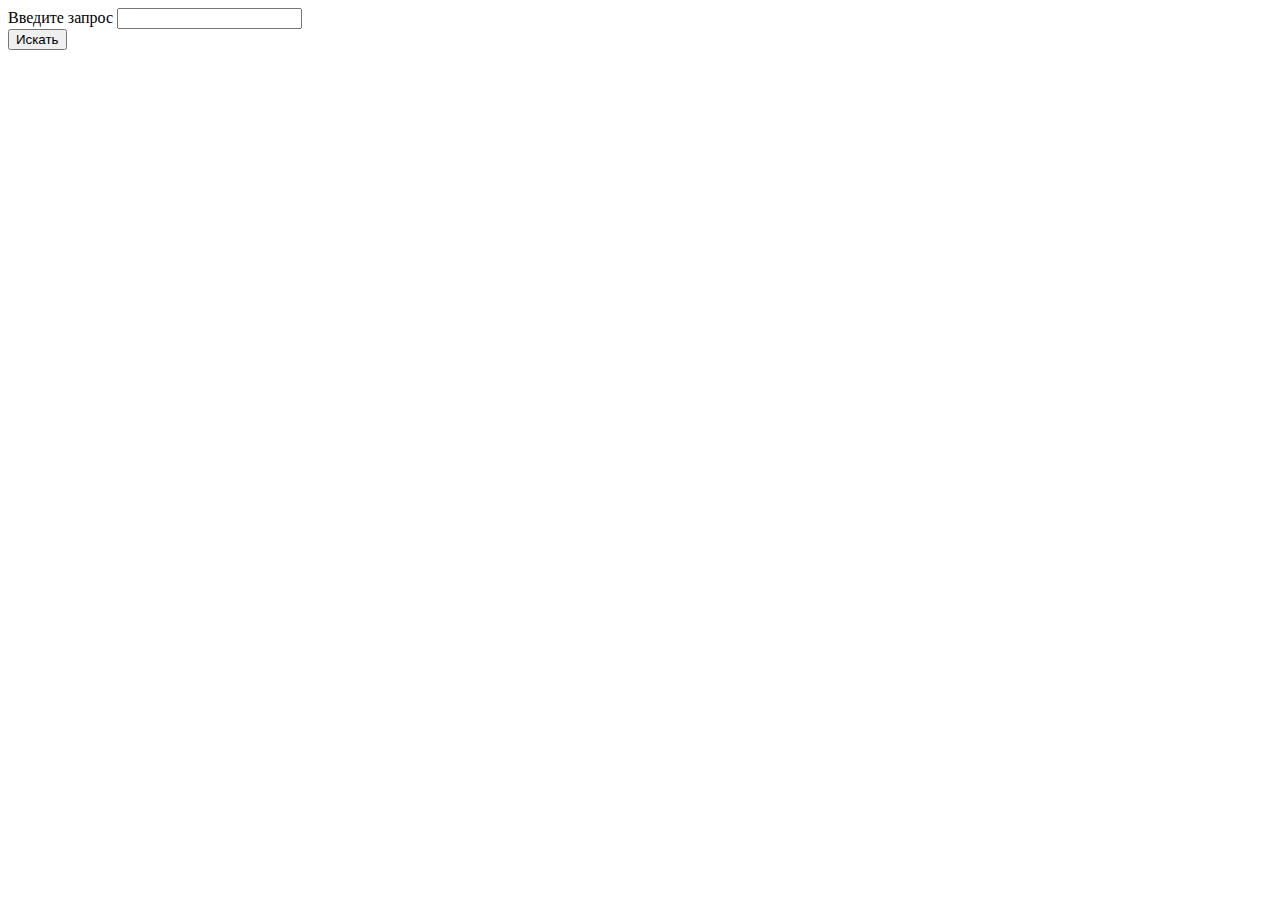
<file: form-exercise/index.html>
<!DOCTYPE html>
<html lang="en">

<head>
    <meta charset="UTF-8">
    <meta name="viewport" content="width=device-width, initial-scale=1.0">
    <title>YouTube</title>
</head>

<body>
    <form action="https://youtube.com/results" method="get">
        <div>
            <label for="query">Введите запрос</label>
            <input type="text" name="search_query" id="query">
        </div>
        <input type="submit" value="Искать">
    </form>
</body>

</html>
</file>
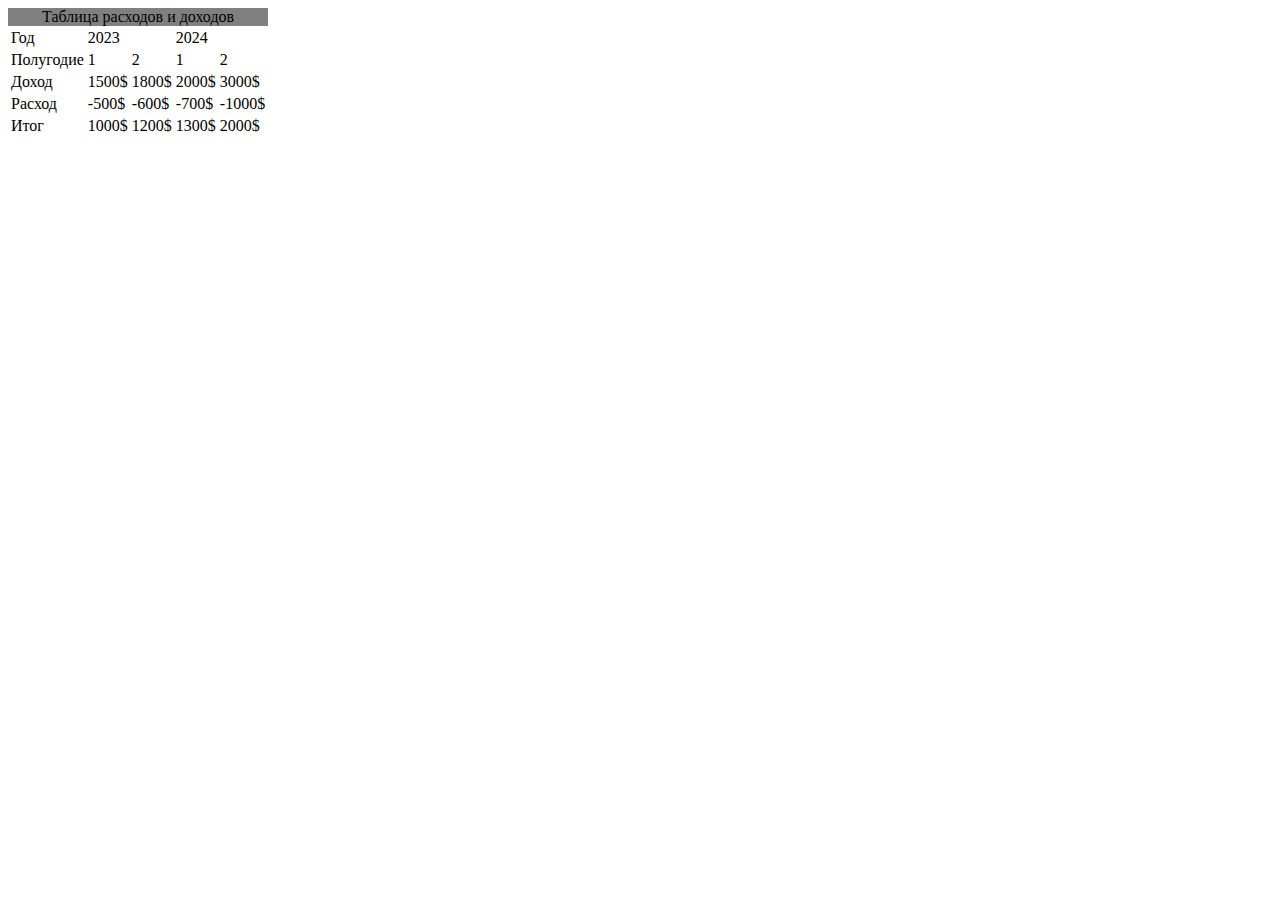
<file: table-exercise/index.html>
<!DOCTYPE html>
<html lang="en">

<head>
    <meta charset="UTF-8">
    <meta name="viewport" content="width=device-width, initial-scale=1.0">
    <title>Table</title>
</head>

<body>
    <table>
        <caption style="background-color: gray;">
            Таблица расходов и доходов
        </caption>
        <thead>
            <tr>
                <td>Год</td>
                <td colspan="2">2023</td>
                <td colspan="2">2024</td>
            </tr>
        </thead>
        <tbody>
            <tr>
                <td>Полугодие</td>
                <td>1</td>
                <td>2</td>
                <td>1</td>
                <td>2</td>
            </tr>
            <tr>
                <td>Доход</td>
                <td>1500$</td>
                <td>1800$</td>
                <td>2000$</td>
                <td>3000$</td>
            </tr>
            <tr>
                <td>Расход</td>
                <td>-500$</td>
                <td>-600$</td>
                <td>-700$</td>
                <td>-1000$</td>
            </tr>
        </tbody>
        <tfoot>
            <td>Итог</td>
            <td>1000$</td>
            <td>1200$</td>
            <td>1300$</td>
            <td>2000$</td>
        </tfoot>
    </table>
</body>

</html>
</file>
<file: 1 - Miro/styles/style.css>
.heroButton {
    background-color: #4262FF;
    color: #FFFFFF;
}

h1,
h2 {
    font-weight: 400;
    font-size: 48px;
    line-height: 56px;
    color: #050038;
}

p {
    font-family: 'Roboto', 'Times New Roman', Times, serif;
    font-weight: 400;
    font-size: 18px;
    line-height: 24px;
}

.heroText {
    color: #050038;
}

.sectionText {

    color: #05003899;
}

header a {
    text-decoration: none;
    color: #050038;
}

.sectionList li::marker {
    content: url(../images/check.svg);
    color: #05003899;
}
</file>
<file: 2 - Contact/styles/style.css>
main {
    background-color: #1E1F29;
}

h1 {
    color: #FAFAFA;
}

label {
    color: #FAFAFA;
}

textarea,
input,
select {
    background-color: #2E2D3D;
}

button {
    background-color: #6C38CC;
}
</file>
<file: 3 - PurpleSchool/styles/global.css>
:root {
    --color-primary: #6C38CC;
    --color-primary-hover: #5B2BB2;
    --color-secondary: #E47AD5;
    --color-text: #FAFAFA;
    --color-link-hover: #AFB2BF;
    --color-bg: #16171D;
    --color-bg-light: #2E2D3D;
    --color-bg-medium: #1E1F29;
    --color-stroke: #4D5064;
    --color-footer: #101114;
    --gradient: linear-gradient(93.33deg, #D77BE6 9.26%, #BE63E6 42.32%, #6C38CC 104.58%);
    --border-8: 8px;
    --border-10: 10px;
    --border-17: 17px;
    --layout-width: 1172px;
}

* {
    box-sizing: border-box;
}

html {
    -webkit-font-smoothing: antialiased;
    -moz-osx-font-smoothing: grayscale;
    text-rendering: optimizeLegibility;
}

body {
    background: var(--color-bg);
    margin: 0;
    font-family: 'Fira Sans', sans-serif;
    font-style: normal;
    font-weight: 400;
}

a {
    text-decoration: none;
}
</file>
<file: 3 - PurpleSchool/styles/footer.css>
.footer {
    background-color: var(--color-footer);
}

.footer__wrapper {
    max-width: var(--layout-width);
    margin: 0 auto;
    padding: 60px 24px 100px;
}

.footer__social {
    margin-bottom: 36px;
    display: flex;
    justify-content: space-between;
}

.footer__menu {
    margin-bottom: 48px;
    display: flex;
    gap: 80px;
}

.footer__menu-header {
    font-weight: 400;
    font-size: 16px;
    line-height: 120%;
    color: var(--color-secondary);
}

.menu-small {
    list-style: none;
    padding: 0;
    color: var(--color-link-hover);
}

.menu-small__item {
    font-size: 18px;
    margin-bottom: 12px;
    color: var(--color-link-hover);
}

.menu-small__item a {
    color: var(--color-text);
}

.menu-small__item a:hover {
    color: var(--color-link-hover);
}

.footer__copywrite {
    font-weight: 400;
    font-size: 16px;
    line-height: 150%;
    color: var(--color-link-hover);
}

@media (max-width: 860px) {
    .footer__social {
        flex-direction: column;
        gap: 16px;
    }

    .footer__menu {
        flex-direction: column;
        margin-bottom: 12px;
        gap: 24px;
    }
}
</file>
<file: 3 - PurpleSchool/styles/header.css>
.header {
    background-color: var(--color-bg-medium);
}

.header__wrapper {
    max-width: var(--layout-width);
    margin: 0 auto;
    padding: 40px 0;
    display: flex;
    justify-content: space-between;
    align-items: center;
    color: white;
}

.menu {
    list-style: none;
    display: flex;
    gap: 40px;
    margin: 0;
}

.menu__item {
    padding: 8px 16px;
}

.menu__item_active {
    border: 1px;
    border-radius: var(--border-8);
    border-color: var(--color-stroke);
    border-style: solid;
}

.menu__item a {
    font-size: 18px;
    line-height: 120%;
    color: var(--color-text);
}

.menu__item a:hover {
    color: var(--color-link-hover);
}

.header__user {
    display: flex;
    align-items: center;
    gap: 8px;
    color: var(--color-text);
}

.header__user:hover {
    color: var(--color-link-hover);
}

.header__mobile-menu-button {
    display: none;
    background: none;
    border: none;
}

@media (max-width: 960px) {
    .header__wrapper {
        padding: 40px 243px;
    }

    .header__main_logo {
        max-width: 174px;
    }

    .header__user {
        display: none;
    }

    .menu__item {
        display: none;
    }

    .header__wrapper {
        padding: 0 28px;
    }

    .header__mobile-menu-button {
        display: block;
    }
}

@media (max-width: 480px) {
    .header__wrapper {
        padding: 29px 24px;
    }
}
</file>
<file: 3 - PurpleSchool/styles/page.css>
.hero {
    max-width: var(--layout-width);
    margin: 0 auto;
    display: flex;
    gap: 120px;
    justify-content: center;
    align-items: center;
    padding: 40px 24px;
}

.hero__left {
    display: flex;
    flex-direction: column;
    gap: 32px;
}

.hero__h1 {
    color: var(--color-text);
    font-family: 'Fira Sans';
    margin: 0;
    font-size: 54px;
    line-height: 100%;
    font-weight: bold;
    margin-bottom: 32px;
}

.hero__h1_gradient {
    background: var(--gradient);
    background-clip: text;
    -webkit-text-fill-color: transparent;
}

.hero__cta {
    display: flex;
    gap: 32px;
}

.button_more {
    text-align: center;
}

.hero__video {
    text-align: center;
}

.video_wrapper {
    position: relative;
    max-width: 458px;
    margin: 0 auto;
}

.trust-wrapper {
    display: grid;
    grid-template-columns: [start] repeat(3, 1fr) [end];
    gap: 0 75px;
}

.trust-wrapper__top {
    grid-column: start / end;
}

.trust-wrapper__stat {
    display: flex;
    flex-direction: column;
    gap: 16px;
    align-items: center;
    margin-bottom: 70px;
}

.trust-wrapper__num {
    font-weight: 700;
    font-size: 46px;
    line-height: 120%;
    background: var(--gradient);
    -webkit-background-clip: text;
    -webkit-text-fill-color: transparent;
    background-clip: text;
}

.trust-wrapper__desc {
    font-weight: 400;
    font-size: 18px;
    line-height: 120%;
    color: var(--color-text);
}

.trust-wrapper__h3 {
    grid-column: start / end;
    font-weight: 400;
    font-size: 36px;
    line-height: 120%;
    color: var(--color-text);
}

.trust-wrapper__rating {
    display: flex;
    gap: 24px;
    align-items: center;
    margin-bottom: 70px;
}

.trust-wrapper__rate {
    font-weight: 400;
    font-size: 54px;
    line-height: 120%;
    color: var(--color-text);
}

@media (max-width: 1200px) {
    .video_wrapper {
        max-width: 321px;
    }

    .hero {
        flex-direction: column;
        gap: 24px;
    }

    .hero__cta {
        justify-content: center;
        gap: 16px;
    }

    .hero__h1 {
        text-align: center;
    }

    .hero__video img {
        width: 312px;
        padding: 0 auto;
    }

    .hero__video button {
        width: 152px;
        height: 48px;
    }

    .trust-wrapper {
        grid-template-columns: [start] repeat(2, 1fr) [end];
    }
}

@media (max-width: 640px) {
    .hero__h1 {
        font-size: 30px;
        line-height: 120%;
    }

    .hero__video {
        width: 100%;
    }

    .video_wrapper img {
        width: 100%;
    }

    .trust-wrapper {
        grid-template-columns: [start] 1fr [end];
    }
}
</file>
<file: 3 - PurpleSchool/styles/components.css>
.section_light {
    background-color: var(--color-bg-medium);
}

.section__wrapper {
    max-width: var(--layout-width);
    margin: 0 auto;
    padding: 100px 24px;
}

.button {
    padding: 16px 32px;
    color: var(--color-text);
    background: none;
    border: none;
    font-weight: 400;
    font-size: 18px;
    line-height: 120%;
    border-radius: var(--border-10);
    cursor: pointer;
    display: inline-block;
    text-align: center;
}

.button_primary {
    background-color: var(--color-primary);
}

.button_ghost {
    border: 1px solid var(--color-stroke);
}

.button_ghost:hover {
    background: var(--color-bg-light);
}

.button_play {
    display: flex;
    justify-content: center;
    align-items: center;
    gap: 3px;
    font-family: 'Fira Sans' sans-serif;
    bottom: 70px;
    left: 60px;
    position: absolute;
    width: 168px;
    background-color: var(--color-bg-light);
    border: none;
}

.social-icons {
    display: flex;
    gap: 24px;
    align-items: center;
}

.social-icons__icon {
    border: 1px solid var(--color-stroke);
    border-radius: var(--border-8);
    padding: 11px;
    width: 48px;
    height: 48px;
}

.social-icons__icon:hover {
    background-color: var(--color-bg-medium);
}

/* Headling */

.headling {
    margin-bottom: 32px;
    color: var(--color-text);
}

.headling__top {
    font-weight: 400;
    font-size: 18px;
    line-height: 120%;
    color: var(--color-secondary);
    margin-bottom: 8px;
}

.headling__bottom {
    font-weight: 400;
    font-size: 46px;
    line-height: 120%;
    color: var(--color-text);
    margin: 0 0 32px 0;
}

@media (max-width: 860px) {
    .headling__bottom {
        font-weight: 400;
        font-size: 34px;
        line-height: 120%;
    }
}

/* paragraph */

.paragraph {
    max-width: 787px;
    font-weight: 400;
    font-size: 18px;
    line-height: 150%;
    color: var(--color-text);
}

.paragraph_32 {
    margin-bottom: 32px;
}

/* Card */

.card {
    background: var(--color-bg-medium);
    border-radius: var(--border-10);
}

.card_light {
    background: var(--color-bg-light);
}

.card__32 {
    padding: 32px;
}

.card_48x24 {
    padding: 48px 24px;
}

.card_24x32 {
    padding: 24px 32px;
}

.post__wrapper {
    margin-top: 48px;
    display: flex;
    flex-direction: column;
    gap: 36px;
    margin-bottom: 48px;
}

/* post */

.post {
    display: flex;
    justify-content: space-between;
    gap: 32px;
}

.post__button a {
    display: block;
}

.post__stats {
    display: flex;
    gap: 32px;

}

.post__stat {
    display: flex;
    align-items: center;
    gap: 4px;
    color: var(--color-link-hover);
    font-weight: 400;
    font-size: 16px;
    line-height: 120%;
}

.post__content {
    display: flex;
    flex-direction: column;
    gap: 12px;
    color: var(--color-text);
}

.post__header {
    font-weight: bold;
    font-size: 24px;
    margin: 0;
}

.post__description {
    max-width: 742px;
    font-weight: 400;
    font-size: 16px;
    line-height: 150%;
}

@media (max-width: 860px) {
    .post {
        flex-direction: column;
    }

    .post__header {
        font-size: 21px;
    }
}

/* chip */

.chip {
    font-weight: 400;
    font-size: 18px;
    line-height: 120%;
    color: var(--color-text);
    padding: 8px 16px;
    border-radius: var(--border-10);
    border: 1px solid var(--color-stroke);
    background: none;
    white-space: nowrap;
}

.chip:hover {
    background: var(--color-bg-medium);
    cursor: pointer;
}

.chip_wrapper {
    display: flex;
    gap: 24px;
    margin-bottom: 32px;
    overflow: scroll;
}

.chip_wrapper::-webkit-scrollbar {
    display: none;
}

.chip_active {
    background: var(--color-primary);
    border: none;
}

.chip_active:hover {
    background: var(--color-primary-hover);
}

/* Course Card */

.courses_wrapper {
    display: grid;
    grid-template-columns: repeat(auto-fit, minmax(300px, 1fr));
    gap: 70px;
}

.course_card {
    background: var(--color-bg-medium);
    border-radius: var(--border-10);
    color: var(--color-text);
}

.course_card__cover img {
    width: 100%;
}

.course_card__title {
    padding-top: 24px;
    margin-bottom: 4px;
}

.course_card__author {
    margin-bottom: 16px;
    color: var(--color-link-hover);
}

.course_card__footer {
    display: flex;
    justify-content: space-between;
    align-items: center;
    padding: 24px;
    background: var(--color-bg-light);
    border-radius: 0 0 var(--border-10) var(--border-10);
}

.course_card__price {
    font-weight: 700;
    font-size: 22px;
    line-height: 120%;
}

.course_card__body {
    padding-left: 24px;
}

.course_card__hours {
    display: flex;
    gap: 8px;
    margin-bottom: 16px;
    align-items: center;
}

/* Tag */

.course_card__tags {
    display: flex;
    gap: 12px;
    padding-bottom: 24px;
}

.tag {
    padding: 6px 12px;
    font-weight: 400;
    font-size: 16px;
    line-height: 120%;
    color: var(--color-text);
    border: 1px solid var(--color-stroke);
    border-radius: var(--border-17);
}


/* Media expressions */

@media (max-width: 1200px) {
    .button_play {
        bottom: 16px;
        left: 16px;
        font-size: 17px;
        padding: 12px 24px;
    }

    .button_play img {
        width: 24px;
        height: 24px;
    }

    .button {
        padding: 12px 24px;
    }

    .button_primary {
        width: 163px;
    }
}

@media (max-width: 640px) {
    .button {
        padding: 12px 32px;
    }
}
</file>
